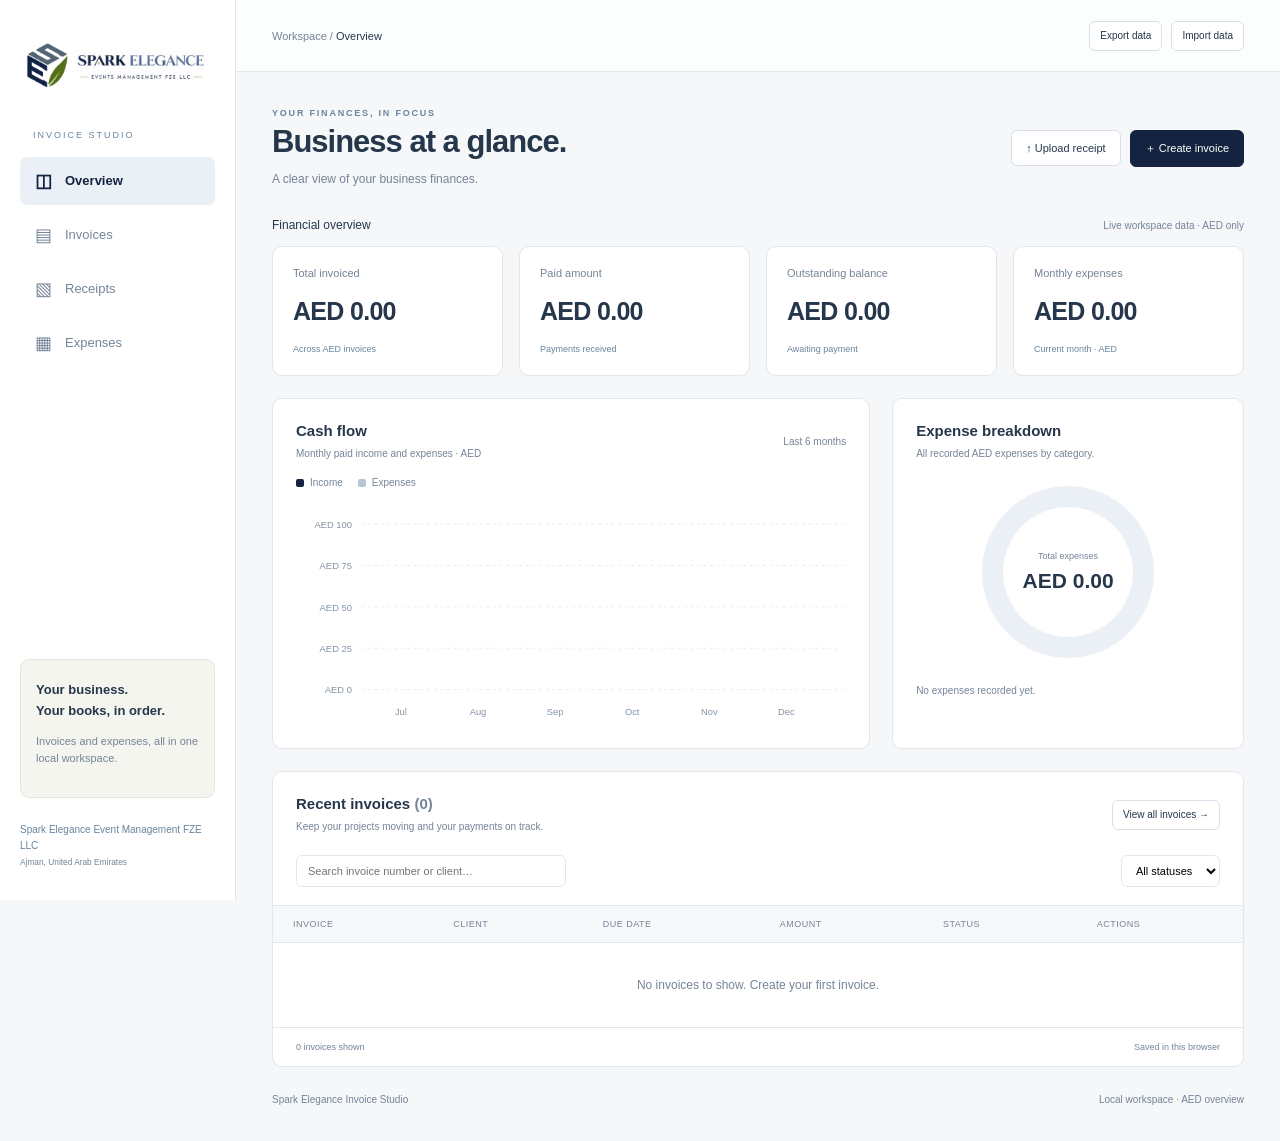
<file: Spark-Elegance-HTML-CSS-JavaScript/Spark-Elegance-HTML-App/index.html>
<!doctype html>
<html lang="en">
<head>
  <meta charset="utf-8">
  <meta name="viewport" content="width=device-width, initial-scale=1">
  <meta name="theme-color" content="#142440">
  <title>Spark Elegance | Invoice Studio</title>
  <link rel="stylesheet" href="styles.css">
  <script src="assets/logo.js" defer></script>
  <script src="app.js" defer></script>
</head>
<body>
  <aside class="sidebar" id="sidebar">
    <img class="brand-logo" src="assets/company-logo.png" alt="Spark Elegance">
    <p class="nav-caption">INVOICE STUDIO</p>
    <nav aria-label="Main navigation">
      <button data-page="overview" class="active">◫ <span>Overview</span></button>
      <button data-page="invoices">▤ <span>Invoices</span></button>
      <button data-page="receipts">▧ <span>Receipts</span></button>
      <button data-page="expenses">▦ <span>Expenses</span></button>
    </nav>
    <div class="sidebar-note"><strong>Your business.<br>Your books, in order.</strong><p>Invoices and expenses, all in one local workspace.</p></div>
    <div class="company-caption">Spark Elegance Event Management FZE LLC<br><small>Ajman, United Arab Emirates</small></div>
  </aside>
  <main>
    <header class="topbar"><div><button id="menu-toggle" class="icon-button mobile-only" aria-label="Toggle menu">☰</button><span class="muted">Workspace / </span><b id="breadcrumb">Overview</b></div><div class="top-actions"><button class="button small" id="export-data">Export data</button><label class="button small upload-button">Import data<input id="import-file" type="file" accept=".json,application/json"></label></div></header>
    <div class="content"><section class="page-heading"><div><div class="eyebrow">YOUR FINANCES, IN FOCUS</div><h1 id="page-title">Business at a glance.</h1><p class="muted" id="page-description">A clear view of your business finances.</p></div><div class="actions"><button class="button" id="upload-receipt">↑ Upload receipt</button><button class="button primary" id="new-invoice">＋ Create invoice</button></div></section><div id="screen"></div><footer>Spark Elegance Invoice Studio <span>Local workspace · AED overview</span></footer></div>
  </main>
  <dialog id="dialog" aria-labelledby="dialog-title"><button type="button" class="close icon-button" id="close-dialog" aria-label="Close dialog">×</button><div id="dialog-content"></div></dialog>
  <div id="toast" role="status" aria-live="polite" hidden></div>
</body>
</html>
</file>
<file: Spark-Elegance-HTML-CSS-JavaScript/Spark-Elegance-HTML-App/styles.css>
/* Spark Elegance: deep navy, dusty blue and soft champagne gold. */
:root { --navy:#142440; --blue:#68849e; --gold:#d2bea0; --ink:#26374b; --muted:#758497; --line:#e1e7ed; --paper:#fff; --bg:#f5f7f9; font-family:Inter,Arial,sans-serif; color:var(--ink); background:var(--bg); font-size:14px; }
* { box-sizing:border-box; }
body { margin:0; }
button,input,select,textarea { font:inherit; }
button { cursor:pointer; }
button:disabled { opacity:.4; cursor:not-allowed; }
a { color:var(--blue); }
button:focus-visible,a:focus-visible { outline:3px solid #a2b8ce; outline-offset:3px; }
.sidebar { position:fixed; inset:0 auto 0 0; width:236px; background:white; border-right:1px solid var(--line); padding:30px 20px; display:flex; flex-direction:column; z-index:10; }
.brand-logo { width:190px; height:70px; object-fit:contain; }
.nav-caption { color:var(--blue); font-size:9px; letter-spacing:2px; margin:29px 13px 14px; }
nav { display:grid; gap:6px; }
nav button { border:0; background:transparent; color:var(--muted); display:flex; align-items:center; gap:13px; text-align:left; padding:13px 15px; border-radius:7px; font-size:18px; }
nav button span { font-size:13px; }
nav button.active { color:var(--navy); background:#eaf0f6; font-weight:600; }
.sidebar-note { margin-top:auto; padding:20px 15px; background:#f4f5ef; border:1px solid #e8e5da; border-radius:9px; font-size:13px; line-height:1.6; }
.sidebar-note p { font-size:11px; color:var(--muted); }
.company-caption { font-size:10px; padding-top:24px; line-height:1.6; color:var(--blue); }
.company-caption small { color:var(--muted); }
main { margin-left:236px; min-width:0; }
.topbar { min-height:72px; padding:18px 36px; background:#ffffffb8; border-bottom:1px solid var(--line); display:flex; justify-content:space-between; align-items:center; gap:12px; font-size:11px; }
.topbar b { font-weight:500; }
.top-actions,.actions { display:flex; align-items:center; gap:9px; flex-wrap:wrap; }
.content { padding:36px; max-width:1500px; margin:auto; }
.page-heading { display:flex; justify-content:space-between; align-items:center; gap:20px; margin-bottom:30px; }
h1 { font-size:31px; font-weight:550; letter-spacing:-1px; margin:6px 0 10px; }
h2 { font-size:15px; font-weight:600; margin:0; }
h3 { font-size:13px; margin:0; }
p { line-height:1.5; }
.muted { color:var(--muted); }
.page-heading p { margin:0; font-size:12px; }
.eyebrow { font-size:9px; font-weight:600; letter-spacing:1.8px; color:var(--blue); }
.button { display:inline-flex; gap:7px; align-items:center; justify-content:center; border:1px solid #d7e0e9; border-radius:6px; background:white; padding:10px 14px; font-size:11px; font-weight:500; color:var(--ink); text-decoration:none; min-height:36px; }
.button:hover { background:#edf2f7; }
.button.primary { background:var(--navy); border-color:var(--navy); color:white; }
.button.primary:hover { background:#2c4466; }
.button.small { padding:7px 10px; min-height:30px; font-size:10px; }
.button.danger { background:#fff5f0; color:#a95341; border-color:#ecd6cc; }
.icon-button { border:0; background:none; color:var(--blue); font-size:20px; padding:4px 8px; border-radius:5px; }
.upload-button { position:relative; overflow:hidden; cursor:pointer; }
.upload-button input { position:absolute; inset:0; opacity:0; cursor:pointer; width:100%; }
.section-label { font-size:12px; display:flex; justify-content:space-between; align-items:center; margin:0 0 14px; }
.section-label span { color:var(--muted); font-size:10px; }
.metrics { display:grid; grid-template-columns:repeat(4,minmax(0,1fr)); gap:16px; margin-bottom:22px; }
.metric,.card { border:1px solid var(--line); background:white; border-radius:10px; box-shadow:0 2px 3px #16244303; }
.metric { padding:20px; }
.metric-title { font-size:11px; color:var(--muted); }
.metric-value { font-size:25px; font-weight:600; letter-spacing:-.7px; margin:18px 0 13px; }
.metric small { font-size:9px; color:var(--blue); }
.charts { display:grid; grid-template-columns:1.7fr 1fr; gap:22px; margin-bottom:22px; }
.card { overflow:hidden; }
.card-header { padding:23px 23px 16px; display:flex; justify-content:space-between; align-items:center; gap:14px; }
.card-header p { font-size:10px; margin:7px 0 0; color:var(--muted); }
.legend { display:flex; gap:15px; font-size:10px; color:var(--muted); margin:0 23px 10px; }
.legend span { display:flex; gap:6px; align-items:center; }
.dot { width:8px; height:8px; border-radius:2px; background:var(--blue); display:inline-block; }
.chart { width:100%; height:250px; display:block; padding:6px 16px 14px; }
.chart text { font-family:Arial,sans-serif; font-size:10px; fill:#8493a6; }
.donut-wrap { height:190px; position:relative; display:flex; justify-content:center; align-items:center; }
.donut { width:172px; height:172px; border-radius:50%; background:#eaf0f5; display:grid; place-items:center; }
.donut::before { content:""; width:130px; height:130px; background:white; border-radius:50%; }
.donut-label { position:absolute; text-align:center; pointer-events:none; }
.donut-label small { display:block; font-size:9px; color:var(--muted); margin-bottom:8px; }
.donut-label strong { font-size:21px; }
.categories { padding:6px 23px 22px; display:grid; gap:11px; font-size:10px; }
.category { display:flex; align-items:center; gap:7px; }
.category b { margin-left:auto; font-weight:500; }
.category small { width:30px; text-align:right; color:var(--muted); }
.table-controls { display:flex; justify-content:space-between; gap:12px; padding:5px 23px 18px; }
.search { border:1px solid var(--line); border-radius:6px; padding:9px 11px; font-size:11px; width:270px; max-width:100%; }
.table-controls select { padding:8px 10px; font-size:11px; border:1px solid var(--line); background:white; border-radius:6px; }
.table-scroll { overflow:auto; }
table { border-collapse:collapse; width:100%; text-align:left; white-space:nowrap; }
th { background:#f6f8fa; font-weight:500; font-size:9px; letter-spacing:.5px; color:var(--muted); padding:13px 20px; border-block:1px solid var(--line); }
td { border-bottom:1px solid var(--line); padding:17px 20px; font-size:11px; }
td small { display:block; font-size:9px; color:var(--muted); margin-top:5px; }
.invoice-link { border:0; padding:0; background:none; color:var(--navy); font-weight:600; font-size:11px; }
.row-actions { display:flex; gap:5px; }
.badge { display:inline-flex; padding:4px 8px; border-radius:5px; font-size:10px; background:#eef1f5; color:#7c8792; }
.badge.Paid { color:#4b785e; background:#edf5ef; }
.badge.Sent { color:#58799e; background:#edf3fa; }
.badge.Overdue { color:#ac6548; background:#fcefe8; }
.empty { text-align:center; padding:35px 20px; color:var(--muted); font-size:12px; }
.table-footer { display:flex; justify-content:space-between; padding:14px 23px; color:var(--muted); font-size:9px; }
.banner { border:1px solid #dce5ef; background:#eef3f8; border-radius:10px; padding:22px; margin-bottom:22px; }
.banner p { font-size:11px; margin:7px 0 0; color:var(--muted); }
.footnote { font-size:10px; color:var(--muted); margin-top:16px; }
footer { display:flex; justify-content:space-between; gap:15px; margin-top:27px; font-size:10px; color:var(--muted); }
dialog { position:fixed; padding:30px; width:530px; max-width:calc(100vw - 24px); max-height:92vh; overflow:auto; border:1px solid #dce4ed; border-radius:14px; color:var(--ink); box-shadow:0 20px 80px #10243d35; }
dialog::backdrop { background:#17283d80; backdrop-filter:blur(4px); }
dialog.wide { width:740px; }
dialog h2 { font-size:24px; margin:7px 25px 12px 0; letter-spacing:-.6px; }
dialog .subtitle { font-size:11px; color:var(--muted); }
.close { position:absolute; top:12px; right:12px; font-size:26px; }
.form-grid { display:grid; grid-template-columns:1fr 1fr; gap:15px; margin-top:22px; }
.field { display:block; font-size:10px; color:#62798e; }
.field input,.field select,.field textarea { display:block; width:100%; margin-top:6px; border:1px solid #dbe3eb; border-radius:6px; padding:10px; color:var(--ink); background:white; font-size:12px; }
.field input:focus,.field select:focus,.search:focus,.field textarea:focus { outline:2px solid #a0b8cd; outline-offset:1px; }
.line-heading { display:flex; justify-content:space-between; align-items:center; margin:24px 0 13px; }
.line-item { padding:12px; background:#f5f8fa; border-radius:8px; display:grid; grid-template-columns:minmax(0,1fr) 80px 65px 95px 25px; gap:9px; align-items:start; margin-bottom:10px; }
.line-item .description { font-size:10px; margin-top:7px; }
.line-item .remove-line { align-self:center; color:#ad7562; }
.totals { max-width:300px; margin:22px 0 10px auto; }
.totals div { display:flex; justify-content:space-between; padding:6px 0; font-size:11px; color:var(--muted); }
.totals .grand { padding-top:13px; margin-top:8px; border-top:1px solid var(--line); color:var(--navy); font-size:16px; }
.dialog-actions { display:flex; justify-content:flex-end; gap:8px; margin-top:24px; padding-top:18px; border-top:1px solid var(--line); }
.error { color:#a34e3c; font-size:11px; background:#fff2ec; padding:11px; border-radius:5px; }
.notice { background:#eef3f7; padding:13px; border-radius:7px; font-size:11px; color:#688096; line-height:1.6; margin-top:18px; }
.drop-zone { border:1.5px dashed #a1b5c9; border-radius:10px; background:#f7fafc; padding:38px 18px; margin-top:23px; text-align:center; position:relative; display:block; cursor:pointer; }
.drop-zone strong { display:block; font-size:15px; margin:10px 0; }
.drop-zone small { display:block; color:var(--muted); font-size:10px; line-height:1.6; }
.drop-zone input { position:absolute; inset:0; opacity:0; width:100%; height:100%; cursor:pointer; }
.spinner { display:inline-block; border:3px solid #cbd7e2; border-top-color:var(--navy); width:30px; height:30px; border-radius:50%; animation:spin .8s linear infinite; }
#toast { position:fixed; bottom:24px; left:50%; transform:translateX(-50%); max-width:90vw; width:max-content; padding:15px 20px; background:var(--navy); color:white; border-radius:8px; font-size:12px; box-shadow:0 5px 30px #14244030; z-index:100; }
.mobile-only { display:none; }
@keyframes spin { to { transform:rotate(360deg); } }
@media(max-width:1100px) { .sidebar{width:200px;padding:25px 15px}.brand-logo{width:165px}main{margin-left:200px}.content{padding:28px 24px}.page-heading{align-items:flex-start;flex-direction:column}.metrics{gap:10px}.metric{padding:16px 13px}.metric-value{font-size:22px}.charts{grid-template-columns:1.5fr 1fr;gap:15px}.topbar{padding:18px 24px} }
@media(max-width:800px) { .metrics{grid-template-columns:1fr 1fr}.charts{grid-template-columns:1fr}.categories{gap:12px}.page-heading h1{font-size:29px} }
@media(max-width:600px) { .sidebar{transform:translateX(-100%);transition:transform .2s;width:225px;box-shadow:10px 0 30px #17283d20}.sidebar.open{transform:translateX(0)}main{margin:0}.mobile-only{display:inline-block}.topbar{padding:12px 16px;font-size:10px;gap:8px;flex-wrap:wrap}.content{padding:25px 16px}.metrics{gap:10px}.metric-value{font-size:21px}.actions{width:100%}.actions .button{flex:1}.page-heading{gap:18px;margin-bottom:25px}.section-label span{font-size:8px}.card-header{padding:19px 16px 15px}.table-controls{padding:5px 16px 15px}.search{min-width:0;flex:1}.table-controls select{max-width:115px;font-size:10px}.metric small{font-size:8px}dialog{padding:26px 18px;max-height:94vh}.form-grid{grid-template-columns:1fr}.field input,.field select,.field textarea{font-size:16px}.line-item{grid-template-columns:65px 65px minmax(75px,1fr) 25px;gap:7px}.line-item>.field:first-child{grid-column:1/-1}.line-item .remove-line{grid-column:4;grid-row:2}.line-item .field input{font-size:14px}footer{font-size:8px}.top-actions .button{font-size:9px} }
@media(prefers-reduced-motion:reduce) { *{animation:none!important;transition:none!important} }

/* Invoice document and A4 print styles. */

.invoice-paper{background:white;color:#172741;width:794px;max-width:100%;padding:44px 42px;font-family:Arial,sans-serif;font-size:12px;line-height:1.45;margin:0 auto}.invoice-paper *{box-sizing:border-box}.invoice-top{display:flex;justify-content:space-between;gap:24px}.invoice-brand img{width:340px;max-width:100%;height:100px;object-fit:contain;display:block;margin-bottom:17px}.invoice-brand strong{display:block;font-size:14px;max-width:360px}.invoice-brand p{margin:4px 0;color:#536c83;font-size:12px}.invoice-title{text-align:right;min-width:200px}.invoice-title h1{font-size:30px;letter-spacing:1px;color:#142440;font-weight:500;margin:0 0 5px}.invoice-title .invoice-number{font-weight:600;font-size:13px;color:#66849c}.invoice-balance{margin-top:30px;font-size:12px}.invoice-balance b{display:block;font-size:20px;margin-top:3px}.invoice-parties{display:flex;justify-content:space-between;align-items:flex-end;gap:25px;margin:40px 0 22px}.invoice-bill{max-width:45%;overflow-wrap:anywhere}.invoice-bill span{color:#6f879d;display:block;font-size:11px;margin-bottom:5px}.invoice-bill b{font-size:13px}.invoice-bill p{margin:3px 0;font-size:11px}.invoice-meta{width:305px}.invoice-meta div{display:flex;justify-content:space-between;gap:15px;margin:8px 0;font-size:11px}.invoice-meta span{color:#68839a}.invoice-paper table{width:100%;border-collapse:collapse;white-space:normal;table-layout:fixed;margin:0}.invoice-paper th{background:#142440;color:white;padding:10px 7px;border:1px solid #142440;font-size:10px;text-transform:none;letter-spacing:0;font-weight:500;white-space:normal;text-align:right}.invoice-paper td{padding:10px 7px;border:1px solid #d9e0e7;font-size:10px;vertical-align:top;text-align:right;color:#25394d;overflow-wrap:anywhere}.invoice-paper th:nth-child(2),.invoice-paper td:nth-child(2){text-align:left}.invoice-paper td small{font-size:9px;color:#6c8599;margin-top:4px}.invoice-paper tbody tr:nth-child(even){background:#f7f9fb}.invoice-paper .invoice-subtotal td{font-weight:600;background:#edf2f7;border-top:2px solid #a4b6c7}.invoice-totals{margin:13px 0 30px auto;width:310px}.invoice-totals div{display:flex;justify-content:space-between;gap:10px;padding:9px 12px;font-size:12px}.invoice-totals .balance{background:#edf2f7;border-left:3px solid #d2bea0;font-weight:700}.invoice-tax-title{font-size:12px;color:#66849c;margin:28px 0 10px}.invoice-tax th:first-child,.invoice-tax td:first-child{text-align:left}.invoice-tax tr:last-child td{font-weight:600}.invoice-footer{border-top:2px solid #d2bea0;margin-top:34px;padding-top:11px;text-align:center;color:#6d8398;font-size:8px;line-height:1.5}.invoice-status{margin-top:12px;font-size:10px;color:#66849c}.print-modal{width:880px!important;padding:16px!important}.print-tools{display:flex;gap:8px;margin:8px 40px 16px 0;align-items:center;flex-wrap:wrap}.print-scroll{overflow:auto;background:#edf1f5;padding:10px}.print-scroll .invoice-paper{min-width:710px}.invoice-toolbar-note{font-size:10px;color:#71859a}.invoice-paper .invoice-empty td{height:33px}.invoice-paper a{color:inherit;text-decoration:none}
@page{size:A4;margin:10mm}
@media print{body{background:white!important}.sidebar,main,.toast,.print-tools,.modal>.close{display:none!important}.overlay{position:static!important;display:block!important;background:none!important;padding:0!important;backdrop-filter:none!important}.modal.print-modal{position:static!important;width:auto!important;max-height:none!important;overflow:visible!important;box-shadow:none!important;padding:0!important;border-radius:0!important}.print-scroll{padding:0!important;overflow:visible!important;background:white!important}.print-scroll .invoice-paper{width:100%;min-width:0;max-width:none;padding:12px 10px}.invoice-paper{-webkit-print-color-adjust:exact;print-color-adjust:exact}.invoice-paper tr{break-inside:avoid}.invoice-paper thead{display:table-header-group}.invoice-totals,.invoice-tax,.invoice-footer{break-inside:avoid}.invoice-paper table th{background:#142440!important;color:white!important}}

.invoice-paper{padding:26px 30px;font-size:11px;line-height:1.3}.invoice-brand img{width:285px;height:82px;margin-bottom:9px}.invoice-brand strong{font-size:12px;max-width:335px}.invoice-brand p{font-size:10px;line-height:1.4;margin:4px 0}.invoice-title h1{font-size:26px}.invoice-title .invoice-number{font-size:11px}.invoice-balance{margin-top:20px;font-size:11px}.invoice-balance b{font-size:18px}.invoice-status{margin-top:8px;font-size:9px}.invoice-parties{margin:18px 0 14px;gap:20px}.invoice-bill span,.invoice-bill p,.invoice-meta div{font-size:10px}.invoice-bill b{font-size:12px}.invoice-meta{width:285px}.invoice-meta div{margin:5px 0}.invoice-paper th{padding:7px 5px;font-size:9px;line-height:1.25}.invoice-paper td{padding:5px;font-size:9px;line-height:1.3}.invoice-paper td small{display:block;font-size:8px;margin-top:2px;line-height:1.25}.invoice-paper .invoice-empty td{height:27px;padding:4px}.invoice-totals{margin:10px 0 12px auto;width:290px}.invoice-totals div{padding:6px 10px;font-size:11px}.invoice-tax-title{font-size:11px;margin:14px 0 7px}.invoice-footer{margin-top:18px;padding-top:8px;font-size:7px;line-height:1.35}
@page{size:A4 portrait;margin:8mm}
@media print{html,body,#root,.app{display:block!important;min-height:0!important;height:auto!important;width:auto!important;margin:0!important;padding:0!important}.overlay{min-height:0!important;height:auto!important;width:100%!important;animation:none!important;transform:none!important}.modal.print-modal{min-height:0!important;height:auto!important;max-width:none!important;margin:0!important;animation:none!important;transform:none!important;border:0!important}.print-scroll .invoice-paper,.invoice-paper{width:100%!important;min-width:0!important;max-width:none!important;padding:0!important;margin:0!important;box-shadow:none!important}.invoice-paper{font-size:11px!important}.invoice-paper .invoice-top{break-inside:avoid}.invoice-paper .invoice-parties{break-inside:avoid}.invoice-paper td,.invoice-paper th{overflow-wrap:anywhere}.invoice-paper .invoice-footer{break-inside:avoid} }

dialog.invoice-preview{width:880px;padding:18px}.invoice-preview #dialog-title{font-size:16px}.invoice-paper th{letter-spacing:0}.invoice-paper td small{display:block}.invoice-paper table{white-space:normal}.invoice-paper .invoice-meta b{font-weight:600} @media print {body>.sidebar,body>main,#toast,.screen-only,dialog>.close,.print-tools{display:none!important}dialog.invoice-preview{position:static!important;display:block!important;inset:auto!important;margin:0!important;padding:0!important;border:0!important;width:100%!important;max-width:none!important;height:auto!important;max-height:none!important;overflow:visible!important;box-shadow:none!important;border-radius:0!important}dialog::backdrop{display:none!important}body{background:white!important}.print-scroll{overflow:visible!important;padding:0!important}.invoice-paper{min-width:0!important}dialog:not(.invoice-preview){display:none!important}}
</file>
